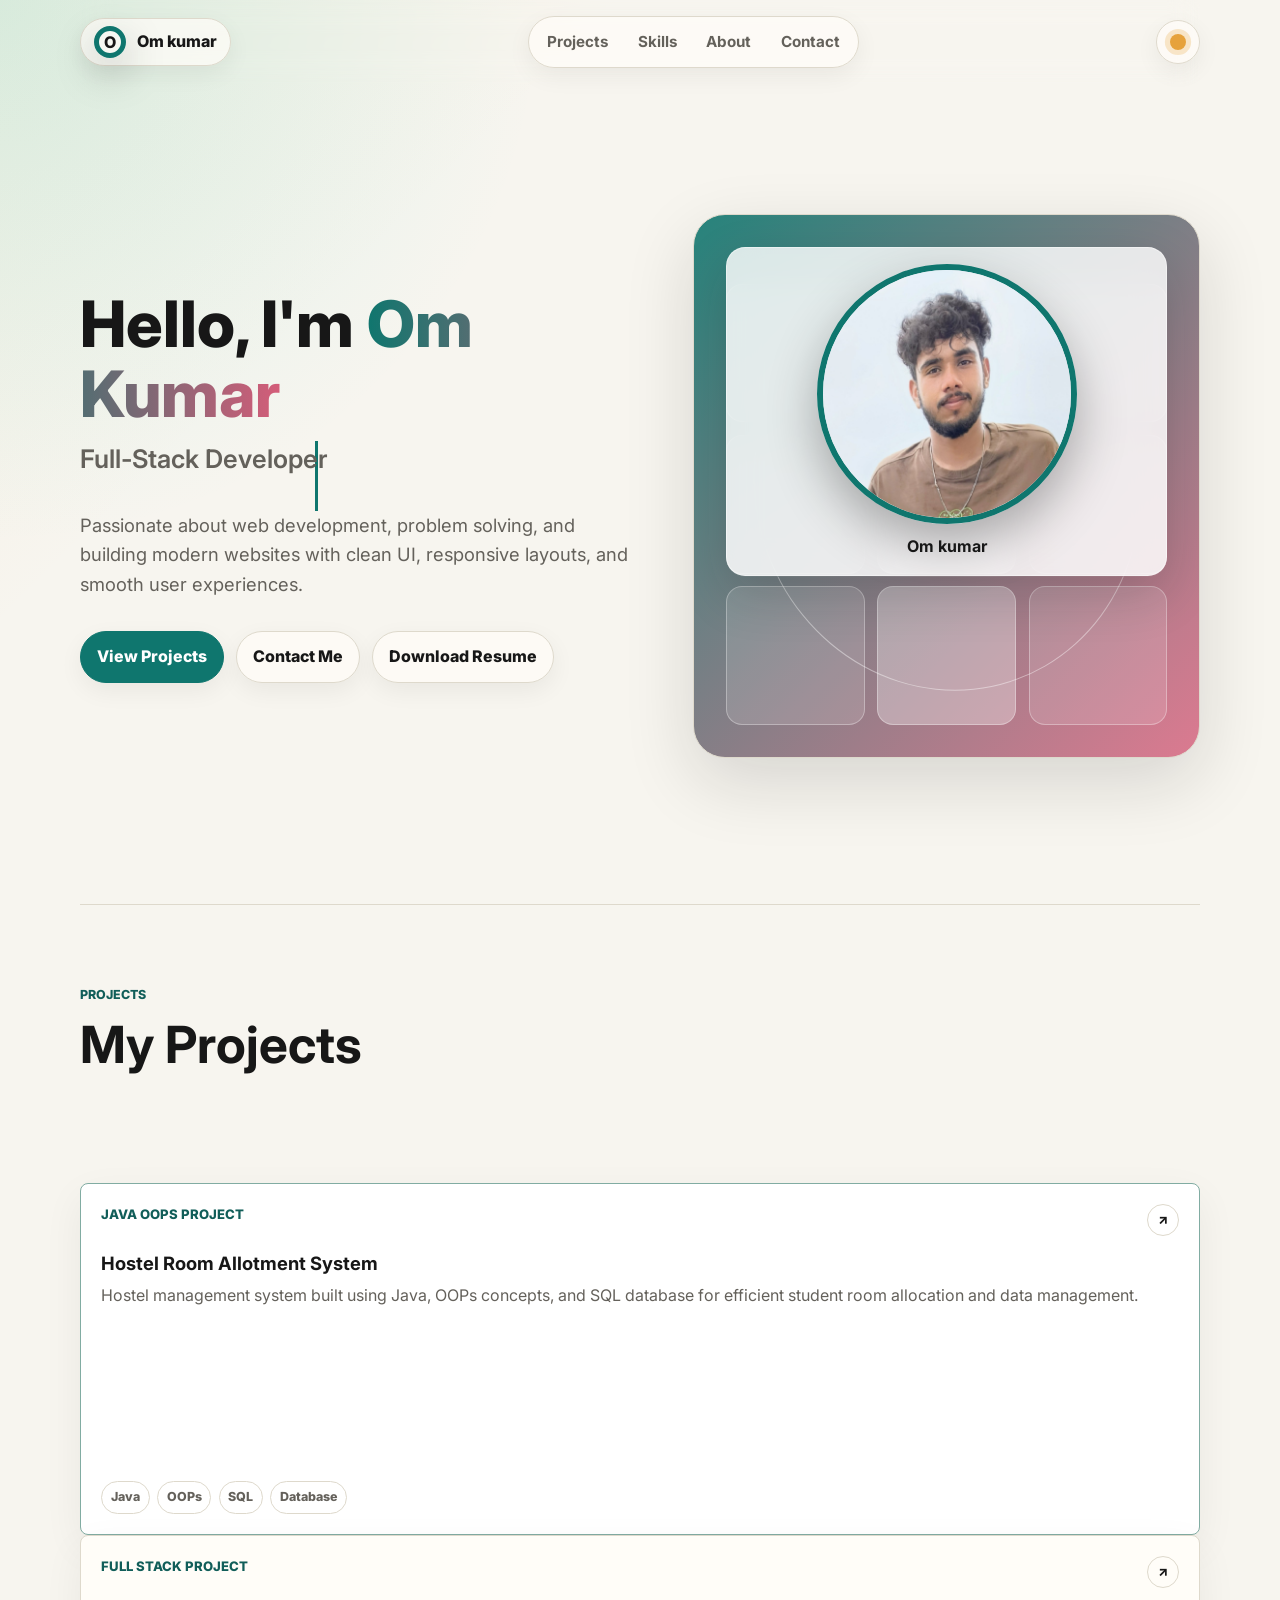
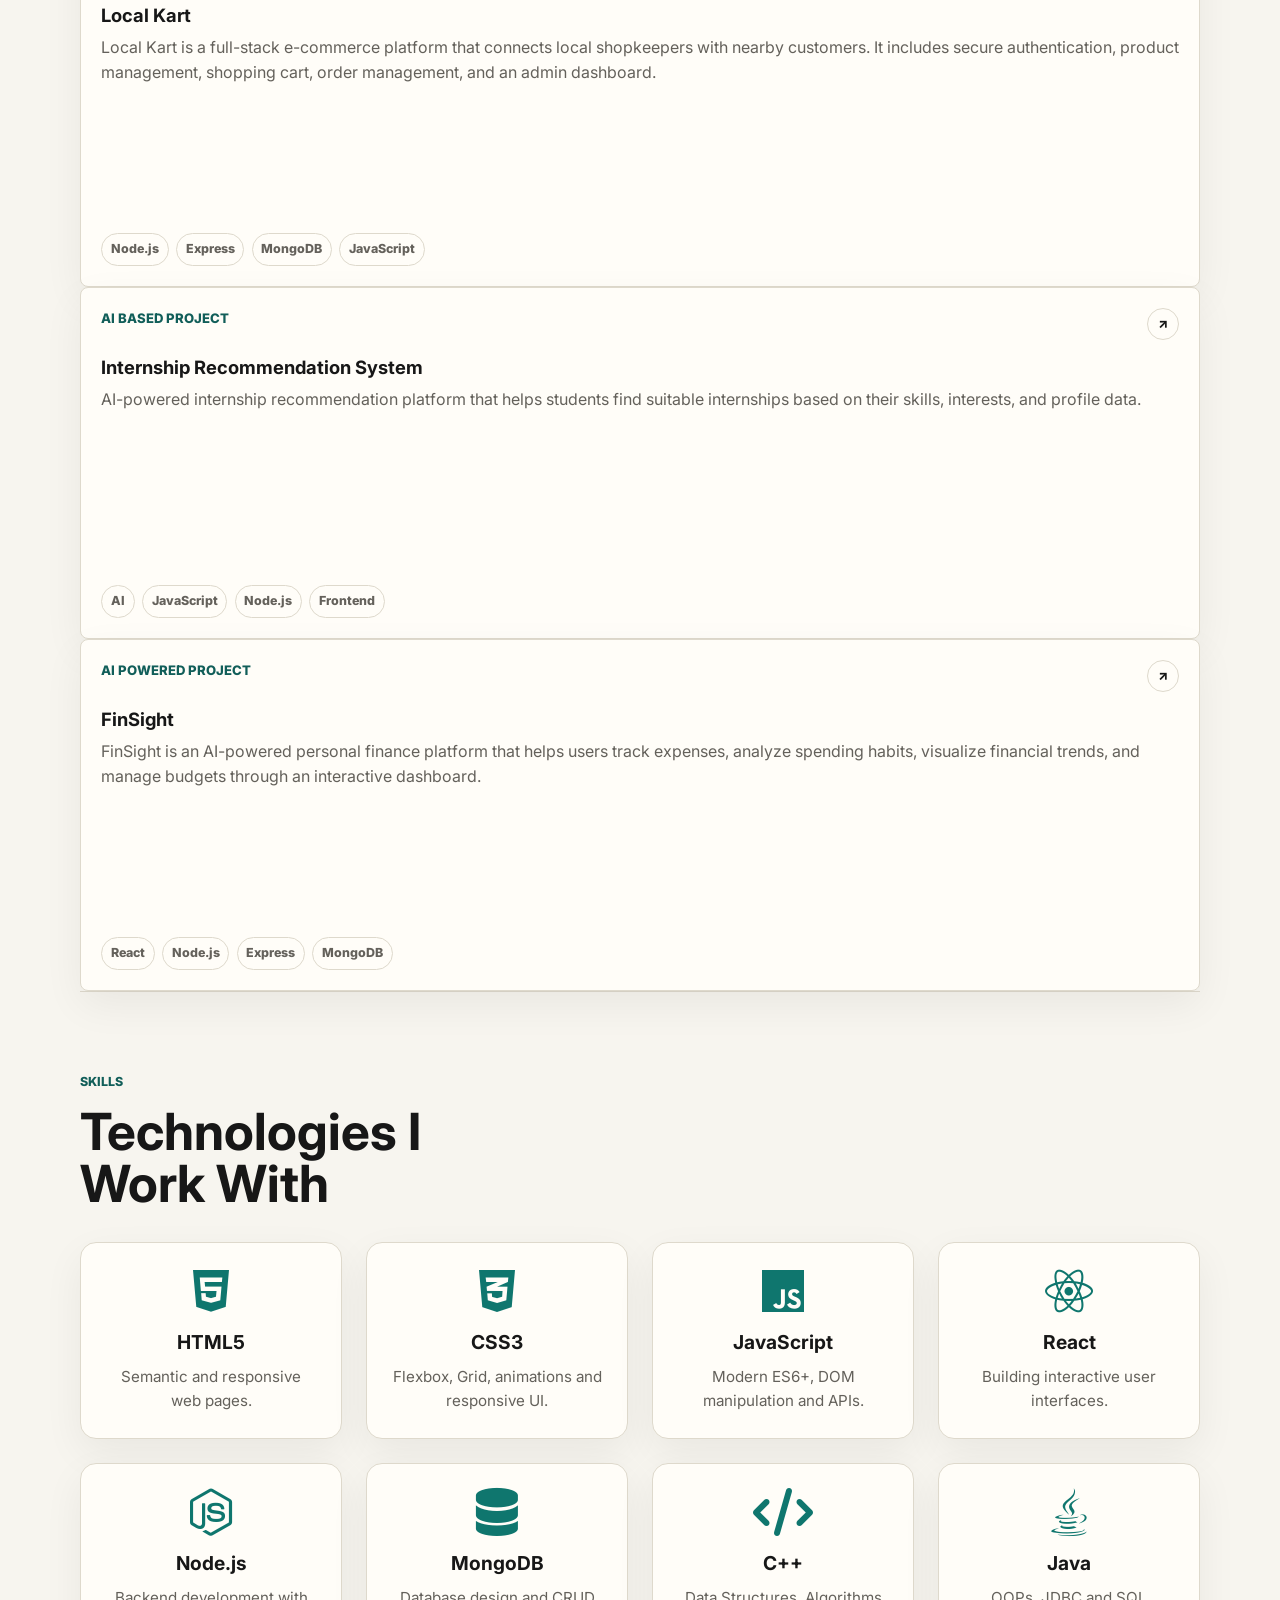
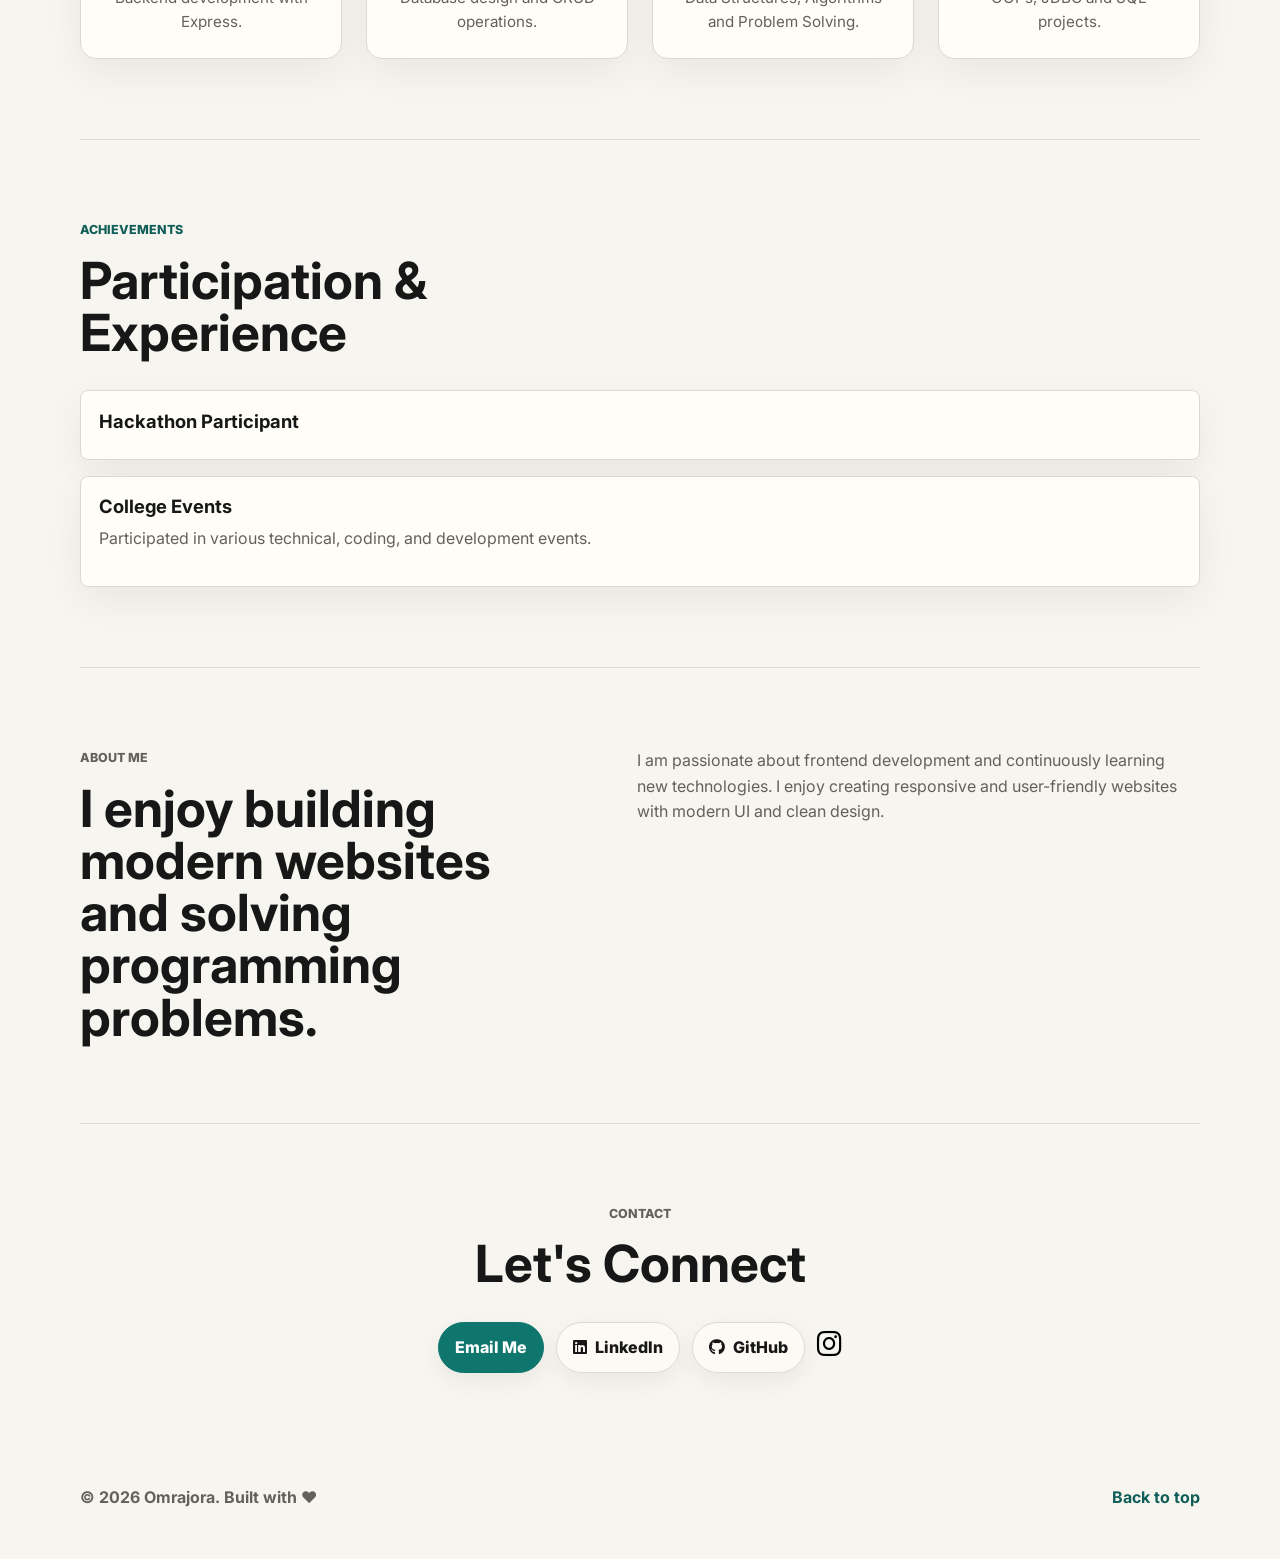
<file: index.html>
<!DOCTYPE html>
<html lang="en">
  <head>
    <meta charset="UTF-8" />
    <meta name="viewport" content="width=device-width, initial-scale=1.0" />
    <link rel="stylesheet" href="https://cdnjs.cloudflare.com/ajax/libs/font-awesome/6.5.1/css/all.min.css">
    <title>Om kumar | Portfolio</title>

    <meta
      name="description"
      content="Portfolio website of Omraj - Frontend Developer and C++ Programmer"
    />

    <link rel="preconnect" href="https://fonts.googleapis.com" />
    <link rel="preconnect" href="https://fonts.gstatic.com" crossorigin />

    <link
      href="https://fonts.googleapis.com/css2?family=Inter:wght@400;500;600;700;800&display=swap"
      rel="stylesheet"
    />

    <link
      rel="stylesheet"
      href="https://cdnjs.cloudflare.com/ajax/libs/font-awesome/6.5.2/css/all.min.css"
    />

    <link rel="stylesheet" href="styles.css" />
  </head>

  <body>
    <header class="site-header">
      <a class="brand" href="#home">
        <span class="brand-mark">O</span>
        <span>Om kumar</span>
      </a>

      <nav class="nav-links">
        <a href="#work">Projects</a>
        <a href="#skills">Skills</a>
        <a href="#about">About</a>
        <a href="#contact">Contact</a>
      </nav>

      <button class="theme-toggle" type="button">
        <span class="sun"></span>
      </button>
    </header>

    <main id="home">
      <!-- HERO SECTION -->
      <section class="hero">
        <div class="hero-copy">
        

   <h1 class="typing-title">
  Hello, I'm <span>Om Kumar</span>
</h1>

<h2 class="typing-text"></h2>

          <p class="hero-text">
            Passionate about web development, problem solving, and building
            modern websites with clean UI, responsive layouts, and smooth user
            experiences.
          </p>

          <div class="hero-actions">
            <a class="button primary" href="#work">View Projects</a>
            <a class="button secondary" href="#contact">Contact Me</a>
            <a class="button secondary" href="Om_Kumar_Resume (2).pdf" download>
              Download Resume
            </a>
          </div>
        </div>

        <div class="hero-visual">
          <div class="profile-panel">
            <img src="om.jpeg" alt="Om kumar" class="avatar-img" />

            <div>
              <strong>Om kumar</strong>
              
            </div>
          </div>

         

          <div class="visual-grid">
            <span></span>
            <span></span>
            <span></span>
            <span></span>
            <span></span>
            <span></span>
            <span></span>
            <span></span>
            <span></span>
          </div>
        </div>
      </section>

   <section class="section" id="work">
  <div class="section-heading">
    <div>
      <p class="eyebrow">Projects</p>
      <h2>My Projects</h2>
    </div>
  </div>

  <div class="project-grid">
    </div>   
  </section> 
<!-- project section -->
  <!-- Project 1 -->
  <article class="project-card featured">
    <div>
      <div class="project-topline">
        <span>Java OOPs Project</span>
        <a href="https://github.com/omrajora/hostelallotment-project.git" target="_blank">↗</a>
      </div>

      <h3>Hostel Room Allotment System</h3>

      <p>
        Hostel management system built using Java, OOPs concepts, and SQL
        database for efficient student room allocation and data management.
      </p>
    </div>

    <div class="tags">
      <span>Java</span>
      <span>OOPs</span>
      <span>SQL</span>
      <span>Database</span>
    </div>
  </article>

  <!-- Project 2 -->
  <article class="project-card">
    <div>
      <div class="project-topline">
        <span>FULL STACK PROJECT</span>
        <a href="https://localkart-n25o.onrender.com" target="_blank">↗</a>
      </div>

      <h3>Local Kart</h3>

      <p>
        Local Kart is a full-stack e-commerce platform that connects local
        shopkeepers with nearby customers. It includes secure authentication,
        product management, shopping cart, order management, and an admin
        dashboard.
      </p>
    </div>

    <div class="tags">
      <span>Node.js</span>
      <span>Express</span>
      <span>MongoDB</span>
      <span>JavaScript</span>
    </div>
  </article>

  <!-- Project 3 -->
  <article class="project-card">
    <div>
      <div class="project-topline">
        <span>AI BASED PROJECT</span>
        <a href="#" target="_blank">↗</a>
      </div>

      <h3>Internship Recommendation System</h3>

      <p>
        AI-powered internship recommendation platform that helps students find
        suitable internships based on their skills, interests, and profile
        data.
      </p>
    </div>

    <div class="tags">
      <span>AI</span>
      <span>JavaScript</span>
      <span>Node.js</span>
      <span>Frontend</span>
    </div>
  </article>

  <!-- Project 4 -->
  <article class="project-card">
    <div>
      <div class="project-topline">
        <span>AI POWERED PROJECT</span>
        <a href="https://finsight-gilt-phi.vercel.app" target="_blank">↗</a>
      </div>

      <h3>FinSight</h3>

      <p>
        FinSight is an AI-powered personal finance platform that helps users
        track expenses, analyze spending habits, visualize financial trends,
        and manage budgets through an interactive dashboard.
      </p>
    </div>

    <div class="tags">
      <span>React</span>
      <span>Node.js</span>
      <span>Express</span>
      <span>MongoDB</span>
    </div>
  </article>

</div>
<!-- skill section -->
 <section class="section" id="skills">
  <div class="section-heading">
    <div>
      <p class="eyebrow">Skills</p>
      <h2>Technologies I Work With</h2>
    </div>
  </div>

  <div class="skills-grid">

    <div class="skill-card">
      <i class="fa-brands fa-html5"></i>
      <h3>HTML5</h3>
      <p>Semantic and responsive web pages.</p>
    </div>

    <div class="skill-card">
      <i class="fa-brands fa-css3-alt"></i>
      <h3>CSS3</h3>
      <p>Flexbox, Grid, animations and responsive UI.</p>
    </div>

    <div class="skill-card">
      <i class="fa-brands fa-js"></i>
      <h3>JavaScript</h3>
      <p>Modern ES6+, DOM manipulation and APIs.</p>
    </div>

    <div class="skill-card">
      <i class="fa-brands fa-react"></i>
      <h3>React</h3>
      <p>Building interactive user interfaces.</p>
    </div>

    <div class="skill-card">
      <i class="fa-brands fa-node-js"></i>
      <h3>Node.js</h3>
      <p>Backend development with Express.</p>
    </div>

    <div class="skill-card">
      <i class="fa-solid fa-database"></i>
      <h3>MongoDB</h3>
      <p>Database design and CRUD operations.</p>
    </div>

    <div class="skill-card">
      <i class="fa-solid fa-code"></i>
      <h3>C++</h3>
      <p>Data Structures, Algorithms and Problem Solving.</p>
    </div>

    <div class="skill-card">
      <i class="fa-brands fa-java"></i>
      <h3>Java</h3>
      <p>OOPs, JDBC and SQL projects.</p>
    </div>

  </div>
</section>

      <!-- ACHIEVEMENT SECTION -->
      <section class="section" id="achievements">
        <div class="section-heading">
          <div>
            <p class="eyebrow">Achievements</p>
            <h2>Participation & Experience</h2>
          </div>
        </div>

        <div class="skill-list">
          <div>
            <h3>Hackathon Participant</h3>
      
          </div>

          <div>
            <h3>College Events</h3>
            <p>
              Participated in various technical, coding, and development events.
            </p>
          </div>
        </div>
      </section>

      <!-- ABOUT SECTION -->
      <section class="section about" id="about">
        <div>
          <p class="eyebrow">About Me</p>

          <h2>
            I enjoy building modern websites and solving programming problems.
          </h2>
        </div>

        <p>
          I am passionate about frontend development and continuously learning
          new technologies. I enjoy creating responsive and user-friendly
          websites with modern UI and clean design.
        </p>
      </section>

      <!-- CONTACT SECTION -->
      <section class="section contact" id="contact">
        <p class="eyebrow">Contact</p>

        <h2>Let's Connect</h2>

      

        <div class="contact-actions">
          <a class="button primary" href="mailto:omrajora671@gmail.com">
            Email Me
          </a>

          <a
            class="button secondary"
            href="https://www.linkedin.com/in/om-rajora-767785324"
            target="_blank"
          >
            <i class="fa-brands fa-linkedin"></i>
            LinkedIn
          </a>

          <a
            class="button secondary"
            href="https://github.com/omrajora"
            target="_blank"
          >
            <i class="fa-brands fa-github"></i>
            GitHub
          </a>
          <a href="https://instagram.com/omrajora_" target="_blank" class="social-icon">
    <i class="fa-brands fa-instagram"></i>
</a>
        </div>
      </section>
    </main>

    <footer>
      <span>© <span id="year"></span> Omrajora. Built with ❤️</span>
      <a href="#home">Back to top</a>
    </footer>

    <script src="script.js"></script>
  </body>
</html>
</file>
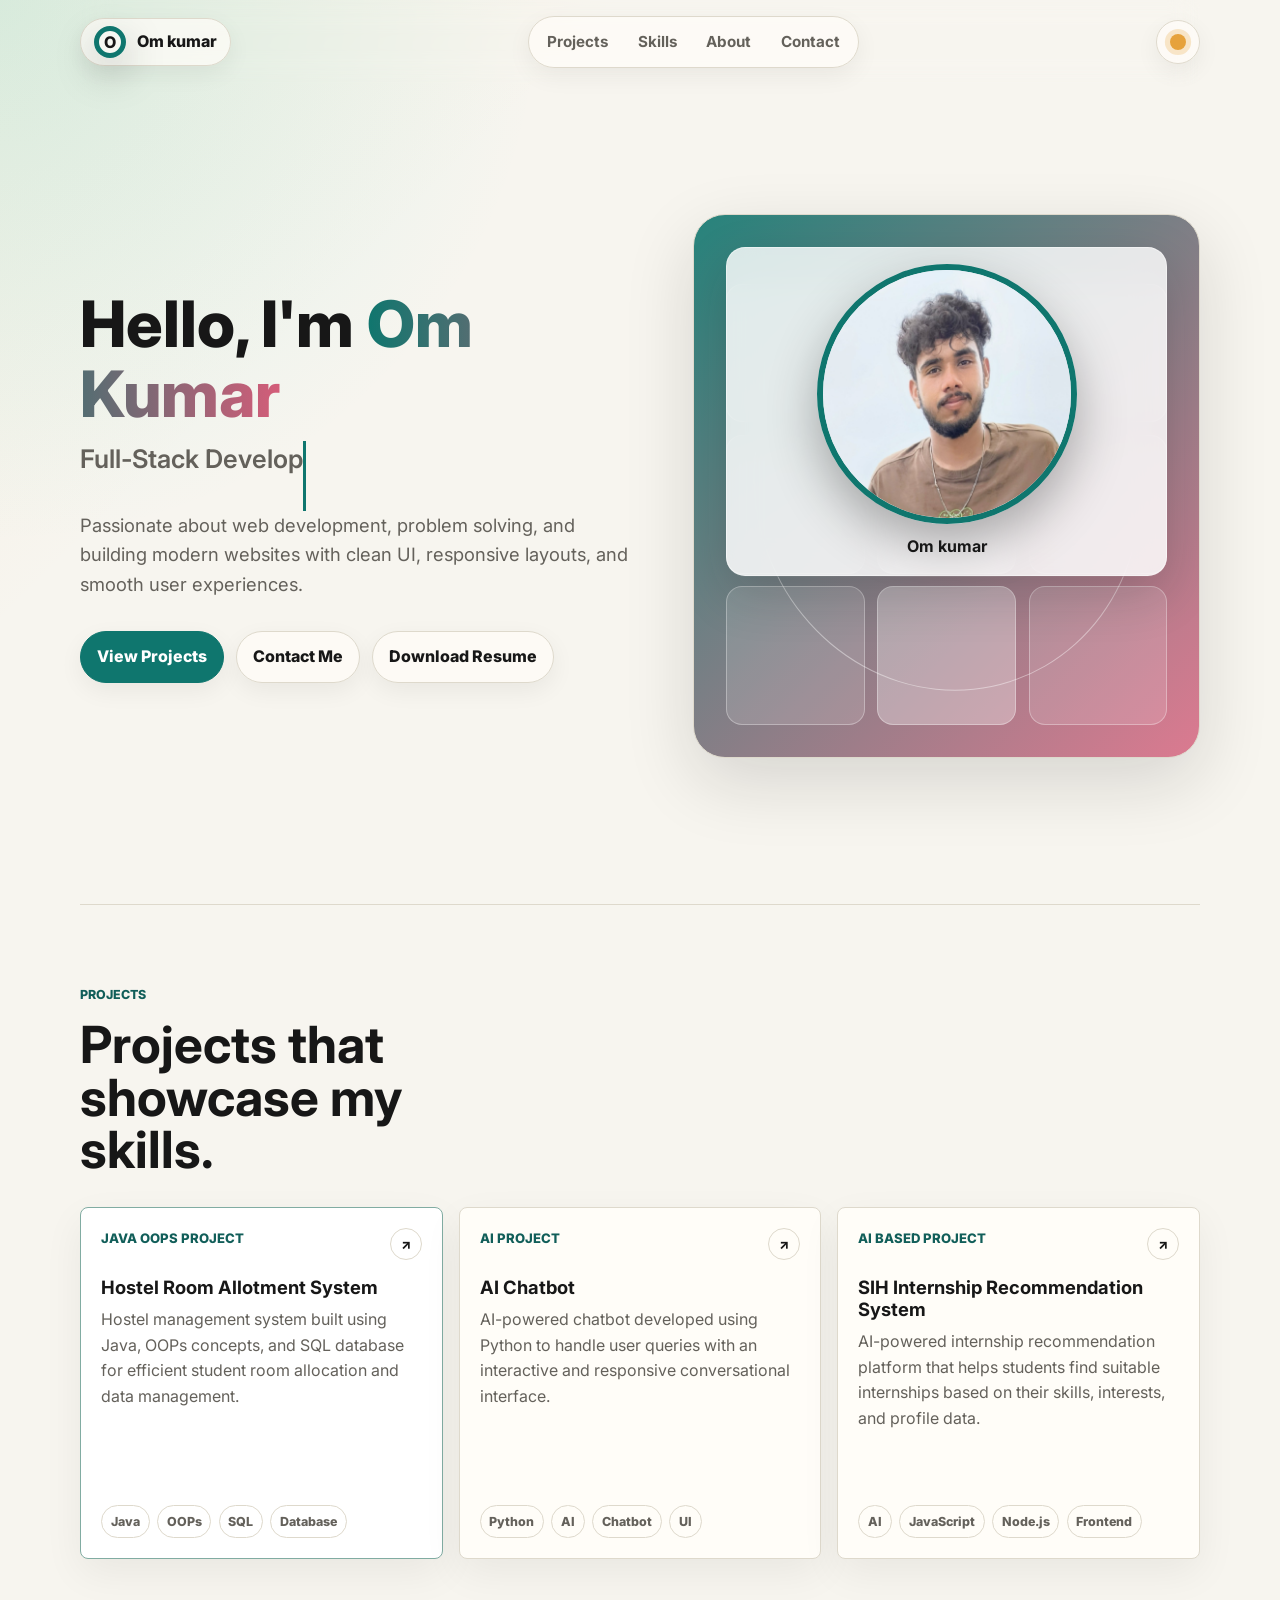
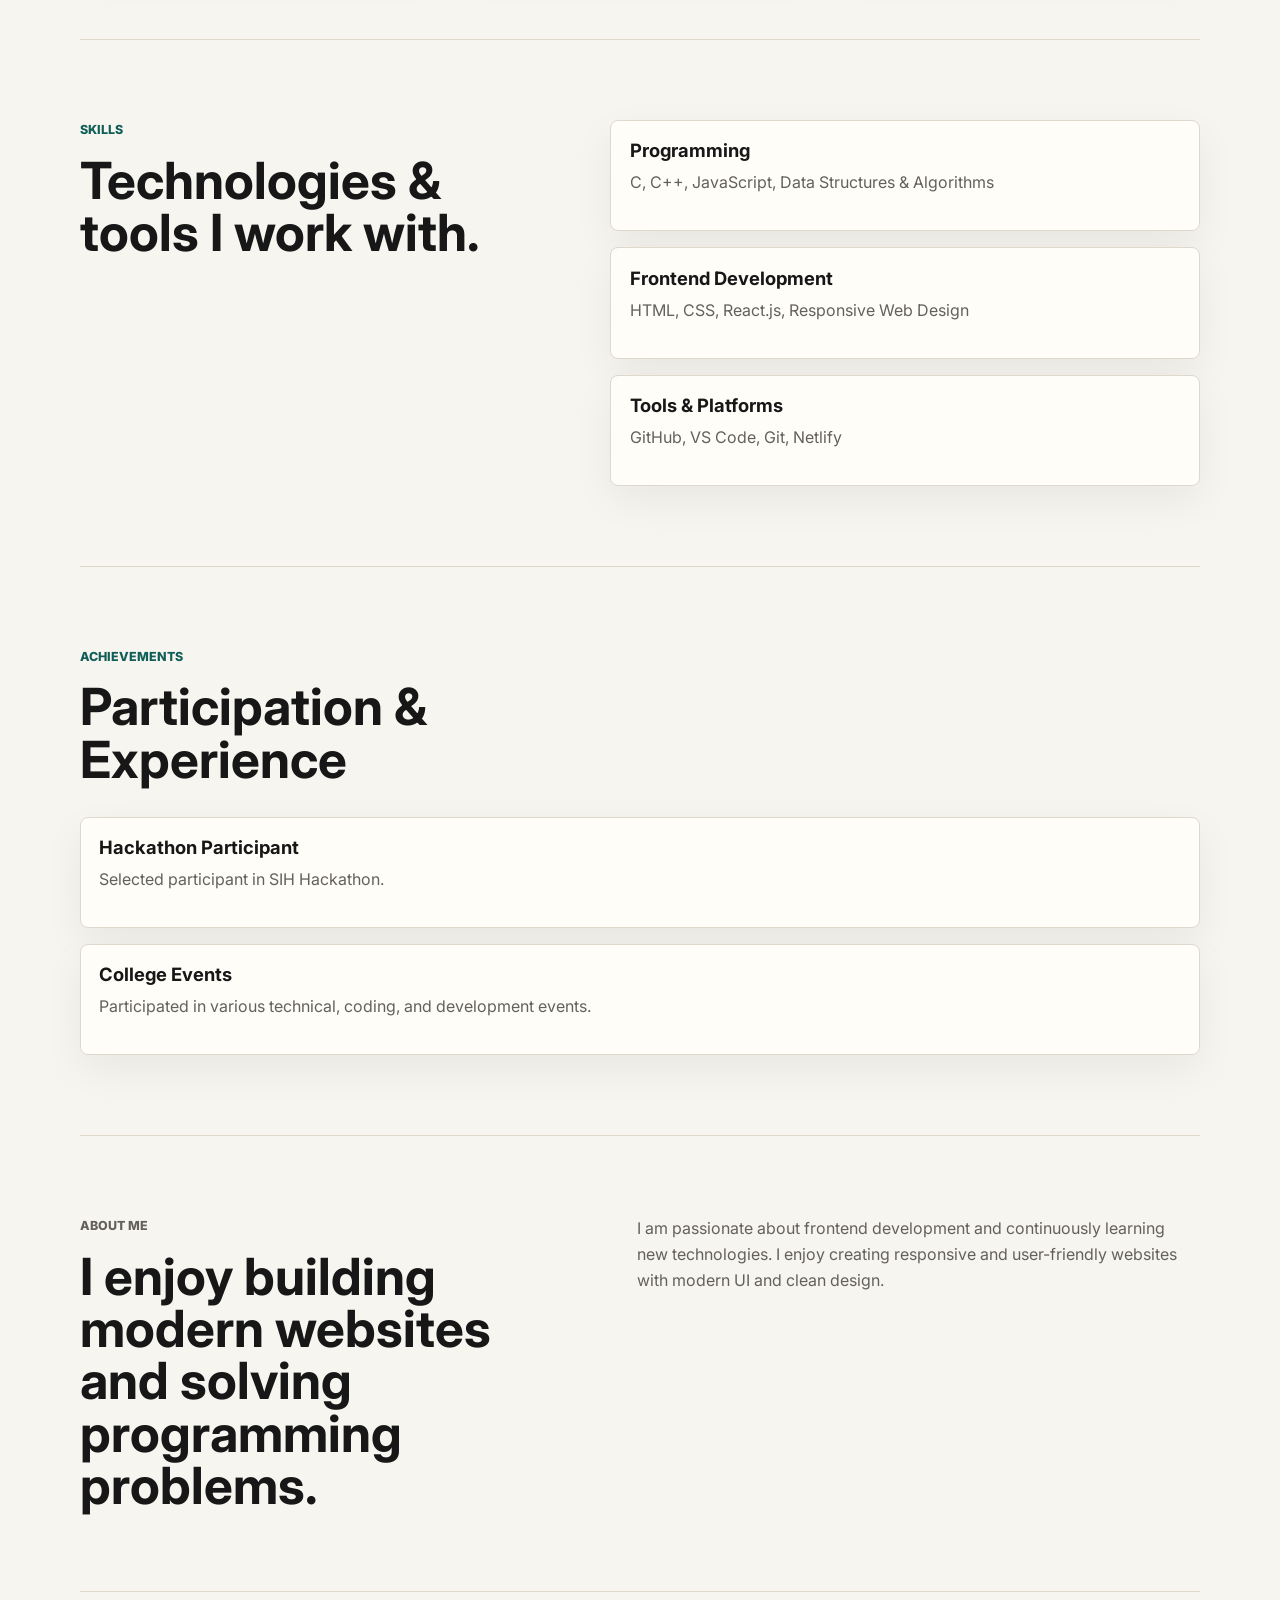
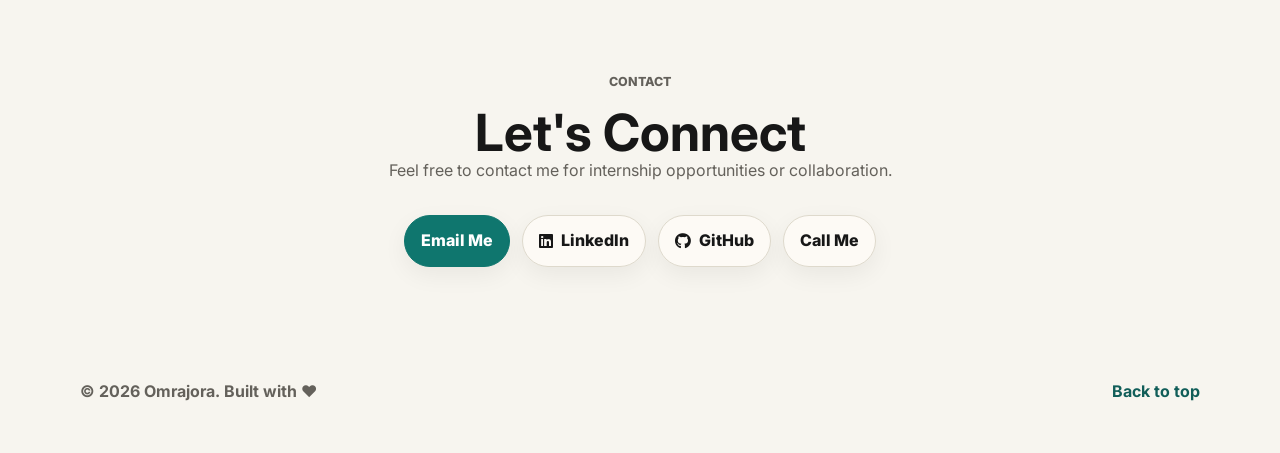
<file: portfolio/index.html>
<!DOCTYPE html>
<html lang="en">
  <head>
    <meta charset="UTF-8" />
    <meta name="viewport" content="width=device-width, initial-scale=1.0" />
    <title>Om kumar | Portfolio</title>

    <meta
      name="description"
      content="Portfolio website of Omraj - Frontend Developer and C++ Programmer"
    />

    <link rel="preconnect" href="https://fonts.googleapis.com" />
    <link rel="preconnect" href="https://fonts.gstatic.com" crossorigin />

    <link
      href="https://fonts.googleapis.com/css2?family=Inter:wght@400;500;600;700;800&display=swap"
      rel="stylesheet"
    />

    <link
      rel="stylesheet"
      href="https://cdnjs.cloudflare.com/ajax/libs/font-awesome/6.5.2/css/all.min.css"
    />

    <link rel="stylesheet" href="styles.css" />
  </head>

  <body>
    <header class="site-header">
      <a class="brand" href="#home">
        <span class="brand-mark">O</span>
        <span>Om kumar</span>
      </a>

      <nav class="nav-links">
        <a href="#work">Projects</a>
        <a href="#skills">Skills</a>
        <a href="#about">About</a>
        <a href="#contact">Contact</a>
      </nav>

      <button class="theme-toggle" type="button">
        <span class="sun"></span>
      </button>
    </header>

    <main id="home">
      <!-- HERO SECTION -->
      <section class="hero">
        <div class="hero-copy">
        

   <h1 class="typing-title">
  Hello, I'm <span>Om Kumar</span>
</h1>

<h2 class="typing-text"></h2>

          <p class="hero-text">
            Passionate about web development, problem solving, and building
            modern websites with clean UI, responsive layouts, and smooth user
            experiences.
          </p>

          <div class="hero-actions">
            <a class="button primary" href="#work">View Projects</a>
            <a class="button secondary" href="#contact">Contact Me</a>
            <a class="button secondary" href="omresume.pdf" download>
              Download Resume
            </a>
          </div>
        </div>

        <div class="hero-visual">
          <div class="profile-panel">
            <img src="om.jpeg" alt="Om kumar" class="avatar-img" />

            <div>
              <strong>Om kumar</strong>
              
            </div>
          </div>

         

          <div class="visual-grid">
            <span></span>
            <span></span>
            <span></span>
            <span></span>
            <span></span>
            <span></span>
            <span></span>
            <span></span>
            <span></span>
          </div>
        </div>
      </section>

      <!-- PROJECT SECTION -->
      <section class="section" id="work">
        <div class="section-heading">
          <div>
            <p class="eyebrow">Projects</p>
            <h2>Projects that showcase my skills.</h2>
          </div>
        </div>

        <div class="project-grid">
 <article class="project-card featured">
  <div>
    <div class="project-topline">
      <span>Java OOPs Project</span>
      <a href="#">↗</a>
    </div>

    <h3>Hostel Room Allotment System</h3>

    <p>
      Hostel management system built using Java, OOPs concepts, and SQL
      database for efficient student room allocation and data management.
    </p>
  </div>

  <div class="tags">
    <span>Java</span>
    <span>OOPs</span>
    <span>SQL</span>
    <span>Database</span>
  </div>
</article>

      <article class="project-card">
  <div>
    <div class="project-topline">
      <span>AI Project</span>
      <a href="#">↗</a>
    </div>

    <h3>AI Chatbot</h3>

    <p>
      AI-powered chatbot developed using Python to handle user queries with
      an interactive and responsive conversational interface.
    </p>
  </div>

  <div class="tags">
    <span>Python</span>
    <span>AI</span>
    <span>Chatbot</span>
    <span>UI</span>
  </div>
</article>

         <article class="project-card">
  <div>
    <div class="project-topline">
      <span>AI Based Project</span>
      <a href="#">↗</a>
    </div>

    <h3>SIH Internship Recommendation System</h3>

    <p>
      AI-powered internship recommendation platform that helps students find
      suitable internships based on their skills, interests, and profile data.
    </p>
  </div>

  <div class="tags">
    <span>AI</span>
    <span>JavaScript</span>
    <span>Node.js</span>
    <span>Frontend</span>
  </div>
</article>
        </div>
      </section>

      <!-- SKILLS SECTION -->
      <section class="section split" id="skills">
        <div class="section-heading">
          <div>
            <p class="eyebrow">Skills</p>
            <h2>Technologies & tools I work with.</h2>
          </div>
        </div>

        <div class="skill-list">
          <div>
            <h3>Programming</h3>
            <p>C, C++, JavaScript, Data Structures & Algorithms</p>
          </div>

          <div>
            <h3>Frontend Development</h3>
            <p>HTML, CSS, React.js, Responsive Web Design</p>
          </div>

          <div>
            <h3>Tools & Platforms</h3>
            <p>GitHub, VS Code, Git, Netlify</p>
          </div>
        </div>
      </section>

      <!-- ACHIEVEMENT SECTION -->
      <section class="section">
        <div class="section-heading">
          <div>
            <p class="eyebrow">Achievements</p>
            <h2>Participation & Experience</h2>
          </div>
        </div>

        <div class="skill-list">
          <div>
            <h3>Hackathon Participant</h3>
            <p>Selected participant in SIH Hackathon.</p>
          </div>

          <div>
            <h3>College Events</h3>
            <p>
              Participated in various technical, coding, and development events.
            </p>
          </div>
        </div>
      </section>

      <!-- ABOUT SECTION -->
      <section class="section about" id="about">
        <div>
          <p class="eyebrow">About Me</p>

          <h2>
            I enjoy building modern websites and solving programming problems.
          </h2>
        </div>

        <p>
          I am passionate about frontend development and continuously learning
          new technologies. I enjoy creating responsive and user-friendly
          websites with modern UI and clean design.
        </p>
      </section>

      <!-- CONTACT SECTION -->
      <section class="section contact" id="contact">
        <p class="eyebrow">Contact</p>

        <h2>Let's Connect</h2>

        <p>
          Feel free to contact me for internship opportunities or collaboration.
        </p>

        <div class="contact-actions">
          <a class="button primary" href="mailto:omrajora671@gmail.com">
            Email Me
          </a>

          <a
            class="button secondary"
            href="https://www.linkedin.com/in/om-rajora-767785324"
            target="_blank"
          >
            <i class="fa-brands fa-linkedin"></i>
            LinkedIn
          </a>

          <a
            class="button secondary"
            href="https://github.com/omrajora"
            target="_blank"
          >
            <i class="fa-brands fa-github"></i>
            GitHub
          </a>

          <a class="button secondary" href="tel:+917454014740">
            Call Me
          </a>
        </div>
      </section>
    </main>

    <footer>
      <span>© <span id="year"></span> Omrajora. Built with ❤️</span>
      <a href="#home">Back to top</a>
    </footer>

    <script src="script.js"></script>
  </body>
</html>
</file>
<file: styles.css>
:root {
  color-scheme: light;
  --bg: #f7f5ef;
  --surface: #fffdf8;
  --surface-strong: #ffffff;
  --text: #171717;
  --muted: #64615b;
  --line: #ded9cc;
  --accent: #0f766e;
  --accent-dark: #115e59;
  --warm: #e6a23c;
  --rose: #d45d79;
  --shadow: 0 24px 70px rgba(23, 23, 23, 0.14);
}

[data-theme="dark"] {
  color-scheme: dark;
  --bg: #111315;
  --surface: #191c1f;
  --surface-strong: #202428;
  --text: #f4f1ea;
  --muted: #b8b0a3;
  --line: #33383d;
  --accent: #2dd4bf;
  --accent-dark: #5eead4;
  --warm: #f4b860;
  --rose: #fb7185;
  --shadow: 0 24px 70px rgba(0, 0, 0, 0.35);
}

* {
  box-sizing: border-box;
}

html {
  scroll-behavior: smooth;
}

body {
  margin: 0;
  min-height: 100vh;
  background:
    radial-gradient(circle at top left, rgba(45, 212, 191, 0.15), transparent 34rem),
    linear-gradient(135deg, rgba(230, 162, 60, 0.08), transparent 28rem),
    var(--bg);
  color: var(--text);
  font-family: Inter, system-ui, -apple-system, BlinkMacSystemFont, "Segoe UI", sans-serif;
  line-height: 1.6;
}

a {
  color: inherit;
  text-decoration: none;
}

.site-header {
  position: sticky;
  top: 0;
  z-index: 10;
  display: flex;
  align-items: center;
  justify-content: space-between;
  gap: 1rem;
  width: min(1120px, calc(100% - 2rem));
  margin: 0 auto;
  padding: 1rem 0;
  backdrop-filter: blur(14px);
}

.brand,
.nav-links,
.theme-toggle,
.button {
  border: 1px solid var(--line);
  background: rgba(255, 253, 248, 0.72);
  box-shadow: 0 8px 24px rgba(23, 23, 23, 0.06);
}

[data-theme="dark"] .brand,
[data-theme="dark"] .nav-links,
[data-theme="dark"] .theme-toggle,
[data-theme="dark"] .button {
  background: rgba(25, 28, 31, 0.72);
}

.brand {
  display: inline-flex;
  align-items: center;
  gap: 0.7rem;
  min-height: 2.75rem;
  padding: 0.45rem 0.8rem;
  border-radius: 999px;
  font-weight: 800;
}

.brand-mark,
.avatar-img {
  width: 220px;
  height: 220px;
  border-radius: 50%;
  object-fit: cover;
  border: 5px solid var(--accent);
  box-shadow: 0 15px 40px rgba(0,0,0,0.25);
}
.profile-panel {
  flex-direction: column;
  text-align: center;
}

.brand-mark {
  width: 2rem;
  height: 2rem;
  border-radius: 50%;
}

.nav-links {
  display: flex;
  align-items: center;
  gap: 0.25rem;
  min-height: 2.75rem;
  padding: 0.35rem;
  border-radius: 999px;
}

.nav-links a {
  padding: 0.45rem 0.8rem;
  border-radius: 999px;
  color: var(--muted);
  font-size: 0.95rem;
  font-weight: 700;
}

.nav-links a:hover {
  color: var(--text);
  background: rgba(15, 118, 110, 0.12);
}

.theme-toggle {
  display: grid;
  place-items: center;
  width: 2.75rem;
  height: 2.75rem;
  border-radius: 50%;
  cursor: pointer;
}

.sun {
  width: 1rem;
  height: 1rem;
  border-radius: 50%;
  background: var(--warm);
  box-shadow: 0 0 0 0.32rem rgba(230, 162, 60, 0.25);
}

main,
footer {
  width: min(1120px, calc(100% - 2rem));
  margin: 0 auto;
}

.hero {
  display: grid;
  grid-template-columns: minmax(0, 1.04fr) minmax(320px, 0.96fr);
  align-items: center;
  gap: 4rem;
  min-height: calc(100vh - 5rem);
  padding: 3rem 0 4rem;
}

.eyebrow {
  margin: 0 0 0.85rem;
  color: var(--accent-dark);
  font-size: 0.78rem;
  font-weight: 800;
  letter-spacing: 0;
  text-transform: uppercase;
}

h1,
h2,
h3,
p {
  margin-top: 0;
}

h1 {
  max-width: 11ch;
  margin-bottom: 1.25rem;
  font-size: clamp(3.1rem, 7vw, 6.7rem);
  line-height: 0.94;
  letter-spacing: 0;
}

h2 {
  max-width: 14ch;
  margin-bottom: 0;
  font-size: clamp(2rem, 4vw, 3.5rem);
  line-height: 1.02;
  letter-spacing: 0;
}

h3 {
  margin-bottom: 0.55rem;
  font-size: 1.15rem;
  line-height: 1.2;
}

.hero-text {
  max-width: 40rem;
  color: var(--muted);
  font-size: 1.15rem;
}

.hero-actions,
.contact-actions {
  display: flex;
  flex-wrap: wrap;
  gap: 0.75rem;
  margin-top: 2rem;
}

.button {
  display: inline-flex;
  align-items: center;
  justify-content: center;
  min-height: 2.9rem;
  padding: 0.75rem 1rem;
  border-radius: 999px;
  font-weight: 800;
  transition: transform 180ms ease, border-color 180ms ease;
}

.button:hover {
  transform: translateY(-2px);
  border-color: var(--accent);
}

.button.primary {
  color: #ffffff;
  background: var(--accent);
  border-color: var(--accent);
}

.button.secondary {
  color: var(--text);
}

.hero-visual {
  position: relative;
  min-height: 34rem;
  border: 1px solid var(--line);
  border-radius: 2rem;
  overflow: hidden;
  background:
    linear-gradient(135deg, rgba(15, 118, 110, 0.9), rgba(212, 93, 121, 0.82)),
    var(--surface);
  box-shadow: var(--shadow);
}

.hero-visual::before {
  content: "";
  position: absolute;
  inset: 12%;
  border: 1px solid rgba(255, 255, 255, 0.42);
  border-radius: 50%;
  transform: rotate(-18deg);
}

.visual-grid {
  position: absolute;
  inset: auto 2rem 2rem 2rem;
  display: grid;
  grid-template-columns: repeat(3, 1fr);
  gap: 0.8rem;
}

.visual-grid span {
  aspect-ratio: 1;
  border: 1px solid rgba(255, 255, 255, 0.32);
  border-radius: 1rem;
  background: rgba(255, 255, 255, 0.14);
}

.visual-grid span:nth-child(2),
.visual-grid span:nth-child(5),
.visual-grid span:nth-child(8) {
  background: rgba(255, 255, 255, 0.32);
}

.profile-panel,
.metric-card {
  position: absolute;
  z-index: 1;
  border: 1px solid rgba(255, 255, 255, 0.4);
  background: rgba(255, 255, 255, 0.82);
  color: #171717;
  box-shadow: 0 18px 50px rgba(23, 23, 23, 0.18);
  backdrop-filter: blur(16px);
}

.profile-panel {
  top: 2rem;
  left: 2rem;
  right: 2rem;
  display: flex;
  align-items: center;
  gap: 1rem;
  padding: 1rem;
  border-radius: 1.2rem;
}

.profile-panel strong,
.profile-panel span {
  display: block;
}

.profile-panel span,
.metric-card span {
  color: #55504a;
  font-size: 0.88rem;
  font-weight: 700;
}

.avatar {
  width: 3.3rem;
  height: 3.3rem;
  flex: 0 0 auto;
  border-radius: 1rem;
  font-size: 1.35rem;
  font-weight: 900;
}

.metric-card {
  min-width: 8rem;
  padding: 1rem;
  border-radius: 1.2rem;
}

.metric-card strong {
  display: block;
  font-size: 2rem;
  line-height: 1;
}

.metric-one {
  top: 11rem;
  left: 3rem;
}

.metric-two {
  top: 15rem;
  right: 2.2rem;
}

.section {
  padding: 5rem 0;
  border-top: 1px solid var(--line);
}

.section-heading {
  display: flex;
  justify-content: space-between;
  gap: 2rem;
  margin-bottom: 2rem;
}

.project-grid {
  display: grid;
  grid-template-columns: repeat(auto-fit, minmax(300px, 1fr));
  gap: 1.5rem;
}

.project-card,
.skill-list > div {
  border: 1px solid var(--line);
  border-radius: 0.5rem;
  background: var(--surface);
  box-shadow: 0 14px 40px rgba(23, 23, 23, 0.06);
}

.project-card {
  display: flex;
  min-height: 22rem;
  flex-direction: column;
  justify-content: space-between;
  padding: 1.25rem;
}

.project-card.featured {
  background: var(--surface-strong);
  border-color: color-mix(in srgb, var(--accent) 45%, var(--line));
}

.project-card p,
.skill-list p,
.about p,
.contact p {
  color: var(--muted);
}

.project-topline {
  display: flex;
  justify-content: space-between;
  gap: 1rem;
  color: var(--accent-dark);
  font-size: 0.82rem;
  font-weight: 800;
  text-transform: uppercase;
}

.project-topline a {
  display: grid;
  place-items: center;
  width: 2rem;
  height: 2rem;
  border: 1px solid var(--line);
  border-radius: 50%;
  color: var(--text);
}

.tags {
  display: flex;
  flex-wrap: wrap;
  gap: 0.45rem;
  margin-top: 1.5rem;
}

.tags span {
  padding: 0.35rem 0.55rem;
  border: 1px solid var(--line);
  border-radius: 999px;
  color: var(--muted);
  font-size: 0.78rem;
  font-weight: 800;
}

.split {
  display: grid;
  grid-template-columns: minmax(0, 0.9fr) minmax(320px, 1.1fr);
  gap: 3rem;
}

.skill-list {
  display: grid;
  gap: 1rem;
}

.skill-list > div {
  padding: 1.15rem;
}

.about {
  display: grid;
  grid-template-columns: minmax(0, 0.95fr) minmax(320px, 1.05fr);
  gap: 3rem;
  align-items: start;
}

.contact {
  text-align: center;
}

.contact h2 {
  max-width: none;
}

.contact-actions {
  justify-content: center;
}

footer {
  display: flex;
  justify-content: space-between;
  gap: 1rem;
  padding: 2rem 0 3rem;
  color: var(--muted);
  font-weight: 700;
}

footer a {
  color: var(--accent-dark);
}

@media (max-width: 820px) {
  .site-header {
    align-items: stretch;
    flex-wrap: wrap;
  }

  .nav-links {
    order: 3;
    width: 100%;
    justify-content: space-between;
    overflow-x: auto;
  }

  .hero,
  .split,
  .about {
    grid-template-columns: 1fr;
    gap: 2rem;
  }

  .hero {
    min-height: 0;
    padding-top: 2rem;
  }

  h1 {
    max-width: 9ch;
  }

  .hero-visual {
    min-height: 27rem;
  }

  .project-grid {
    grid-template-columns: 1fr;
  }

  .project-card {
    min-height: 17rem;
  }

  .section-heading {
    display: block;
  }
}

@media (max-width: 520px) {
  main,
  footer,
  .site-header {
    width: min(100% - 1rem, 1120px);
  }

  .brand,
  .theme-toggle {
    min-height: 2.5rem;
  }

  .nav-links a {
    padding-inline: 0.65rem;
    font-size: 0.88rem;
  }

  h1 {
    font-size: 3.4rem;
  }

  .hero-visual {
    border-radius: 1.25rem;
  }

  .profile-panel {
    inset: 1rem 1rem auto;
  }

  .metric-one {
    top: 10.5rem;
    left: 1rem;
  }

  .metric-two {
    top: 14.2rem;
    right: 1rem;
  }

  footer {
    flex-direction: column;
  }
}


.project-card {
  transition: all 0.3s ease;
}

.project-card:hover {
  transform: translateY(-10px);
}

.button i {
  margin-right: 8px;
}

.hero-text {
  max-width: 42rem;
}

.project-card h3 {
  margin-top: 1rem;
}
.hero-photo {
    display: flex;
    justify-content: center;
    align-items: center;
    margin-bottom: 20px;
}

.avatar-img {
    width: 260px;
    height: 260px;
    border-radius: 50%;
    object-fit: cover;
    border: 6px solid var(--accent);
    box-shadow: 0 20px 50px rgba(0,0,0,0.3);
}

/* clean center feel for panel */
.profile-panel {
    flex-direction: column;
    text-align: center;
    gap: 10px;
}
.brand {
    display: flex;
    align-items: center;
    gap: 0.7rem;
}

.brand-mark {
    width: 2rem;
    height: 2rem;
    border-radius: 50%;
    display: flex;
    align-items: center;
    justify-content: center;
    font-weight: 800;
    line-height: 1;
}
/* HERO MODERN INTRO */

.typing-title {
  font-size: clamp(2.7rem, 5vw, 4.8rem);
  line-height: 1.1;
  margin-bottom: 0.7rem;
  font-weight: 800;
}

.typing-title span {
  background: linear-gradient(90deg, var(--accent), var(--rose));
  -webkit-background-clip: text;
  -webkit-text-fill-color: transparent;
}

.typing-text {
  font-size: clamp(1.1rem, 2vw, 1.7rem);
  color: var(--muted);
  font-weight: 600;
  min-height: 70px;
  line-height: 1.4;
  white-space: nowrap;
  display: inline-block;
  border-right: 3px solid var(--accent);
  animation: blinkCursor 0.8s infinite;
}

@keyframes blinkCursor {
  50% {
    border-color: transparent;
  }
}

/* FIX HERO OVERFLOW */

.hero-copy {
  max-width: 600px;
}

h1 {
  max-width: 100%;
}

/* MOBILE FIX */

@media (max-width: 820px) {
  .typing-title {
    font-size: 3rem;
  }

.typing-text {
  font-size: clamp(1.1rem, 2vw, 1.7rem);
  color: var(--muted);
  font-weight: 600;
  min-height: 70px;
  max-width: 100%;
  line-height: 1.4;
  word-break: break-word;
  border-right: 3px solid var(--accent);
  animation: blinkCursor 0.8s infinite;
}
}
.social-icon{
    color: black;
    font-size: 28px;
    transition: 0.3s;
}

.social-icon:hover{
    color: #E1306C;
    transform: scale(1.2);
}
/* =========================
   SKILLS SECTION
========================= */

.skills-grid{
    display:grid;
    grid-template-columns:repeat(auto-fit,minmax(240px,1fr));
    gap:1.5rem;
    margin-top:2rem;
}

.skill-card{
    background:var(--surface);
    border:1px solid var(--line);
    border-radius:16px;
    padding:1.5rem;
    text-align:center;
    box-shadow:0 14px 40px rgba(23,23,23,.06);
    transition:all .3s ease;
}

.skill-card:hover{
    transform:translateY(-10px);
    box-shadow:0 20px 50px rgba(23,23,23,.15);
    border-color:var(--accent);
}

.skill-card i{
    font-size:3rem;
    color:var(--accent);
    margin-bottom:1rem;
}

.skill-card h3{
    margin-bottom:.7rem;
    font-size:1.2rem;
}

.skill-card p{
    color:var(--muted);
    margin:0;
    font-size:.95rem;
    line-height:1.6;
}

@media(max-width:820px){
    .skills-grid{
        grid-template-columns:1fr;
    }
}
</file>
<file: portfolio/styles.css>
:root {
  color-scheme: light;
  --bg: #f7f5ef;
  --surface: #fffdf8;
  --surface-strong: #ffffff;
  --text: #171717;
  --muted: #64615b;
  --line: #ded9cc;
  --accent: #0f766e;
  --accent-dark: #115e59;
  --warm: #e6a23c;
  --rose: #d45d79;
  --shadow: 0 24px 70px rgba(23, 23, 23, 0.14);
}

[data-theme="dark"] {
  color-scheme: dark;
  --bg: #111315;
  --surface: #191c1f;
  --surface-strong: #202428;
  --text: #f4f1ea;
  --muted: #b8b0a3;
  --line: #33383d;
  --accent: #2dd4bf;
  --accent-dark: #5eead4;
  --warm: #f4b860;
  --rose: #fb7185;
  --shadow: 0 24px 70px rgba(0, 0, 0, 0.35);
}

* {
  box-sizing: border-box;
}

html {
  scroll-behavior: smooth;
}

body {
  margin: 0;
  min-height: 100vh;
  background:
    radial-gradient(circle at top left, rgba(45, 212, 191, 0.15), transparent 34rem),
    linear-gradient(135deg, rgba(230, 162, 60, 0.08), transparent 28rem),
    var(--bg);
  color: var(--text);
  font-family: Inter, system-ui, -apple-system, BlinkMacSystemFont, "Segoe UI", sans-serif;
  line-height: 1.6;
}

a {
  color: inherit;
  text-decoration: none;
}

.site-header {
  position: sticky;
  top: 0;
  z-index: 10;
  display: flex;
  align-items: center;
  justify-content: space-between;
  gap: 1rem;
  width: min(1120px, calc(100% - 2rem));
  margin: 0 auto;
  padding: 1rem 0;
  backdrop-filter: blur(14px);
}

.brand,
.nav-links,
.theme-toggle,
.button {
  border: 1px solid var(--line);
  background: rgba(255, 253, 248, 0.72);
  box-shadow: 0 8px 24px rgba(23, 23, 23, 0.06);
}

[data-theme="dark"] .brand,
[data-theme="dark"] .nav-links,
[data-theme="dark"] .theme-toggle,
[data-theme="dark"] .button {
  background: rgba(25, 28, 31, 0.72);
}

.brand {
  display: inline-flex;
  align-items: center;
  gap: 0.7rem;
  min-height: 2.75rem;
  padding: 0.45rem 0.8rem;
  border-radius: 999px;
  font-weight: 800;
}

.brand-mark,
.avatar-img {
  width: 220px;
  height: 220px;
  border-radius: 50%;
  object-fit: cover;
  border: 5px solid var(--accent);
  box-shadow: 0 15px 40px rgba(0,0,0,0.25);
}
.profile-panel {
  flex-direction: column;
  text-align: center;
}

.brand-mark {
  width: 2rem;
  height: 2rem;
  border-radius: 50%;
}

.nav-links {
  display: flex;
  align-items: center;
  gap: 0.25rem;
  min-height: 2.75rem;
  padding: 0.35rem;
  border-radius: 999px;
}

.nav-links a {
  padding: 0.45rem 0.8rem;
  border-radius: 999px;
  color: var(--muted);
  font-size: 0.95rem;
  font-weight: 700;
}

.nav-links a:hover {
  color: var(--text);
  background: rgba(15, 118, 110, 0.12);
}

.theme-toggle {
  display: grid;
  place-items: center;
  width: 2.75rem;
  height: 2.75rem;
  border-radius: 50%;
  cursor: pointer;
}

.sun {
  width: 1rem;
  height: 1rem;
  border-radius: 50%;
  background: var(--warm);
  box-shadow: 0 0 0 0.32rem rgba(230, 162, 60, 0.25);
}

main,
footer {
  width: min(1120px, calc(100% - 2rem));
  margin: 0 auto;
}

.hero {
  display: grid;
  grid-template-columns: minmax(0, 1.04fr) minmax(320px, 0.96fr);
  align-items: center;
  gap: 4rem;
  min-height: calc(100vh - 5rem);
  padding: 3rem 0 4rem;
}

.eyebrow {
  margin: 0 0 0.85rem;
  color: var(--accent-dark);
  font-size: 0.78rem;
  font-weight: 800;
  letter-spacing: 0;
  text-transform: uppercase;
}

h1,
h2,
h3,
p {
  margin-top: 0;
}

h1 {
  max-width: 11ch;
  margin-bottom: 1.25rem;
  font-size: clamp(3.1rem, 7vw, 6.7rem);
  line-height: 0.94;
  letter-spacing: 0;
}

h2 {
  max-width: 14ch;
  margin-bottom: 0;
  font-size: clamp(2rem, 4vw, 3.5rem);
  line-height: 1.02;
  letter-spacing: 0;
}

h3 {
  margin-bottom: 0.55rem;
  font-size: 1.15rem;
  line-height: 1.2;
}

.hero-text {
  max-width: 40rem;
  color: var(--muted);
  font-size: 1.15rem;
}

.hero-actions,
.contact-actions {
  display: flex;
  flex-wrap: wrap;
  gap: 0.75rem;
  margin-top: 2rem;
}

.button {
  display: inline-flex;
  align-items: center;
  justify-content: center;
  min-height: 2.9rem;
  padding: 0.75rem 1rem;
  border-radius: 999px;
  font-weight: 800;
  transition: transform 180ms ease, border-color 180ms ease;
}

.button:hover {
  transform: translateY(-2px);
  border-color: var(--accent);
}

.button.primary {
  color: #ffffff;
  background: var(--accent);
  border-color: var(--accent);
}

.button.secondary {
  color: var(--text);
}

.hero-visual {
  position: relative;
  min-height: 34rem;
  border: 1px solid var(--line);
  border-radius: 2rem;
  overflow: hidden;
  background:
    linear-gradient(135deg, rgba(15, 118, 110, 0.9), rgba(212, 93, 121, 0.82)),
    var(--surface);
  box-shadow: var(--shadow);
}

.hero-visual::before {
  content: "";
  position: absolute;
  inset: 12%;
  border: 1px solid rgba(255, 255, 255, 0.42);
  border-radius: 50%;
  transform: rotate(-18deg);
}

.visual-grid {
  position: absolute;
  inset: auto 2rem 2rem 2rem;
  display: grid;
  grid-template-columns: repeat(3, 1fr);
  gap: 0.8rem;
}

.visual-grid span {
  aspect-ratio: 1;
  border: 1px solid rgba(255, 255, 255, 0.32);
  border-radius: 1rem;
  background: rgba(255, 255, 255, 0.14);
}

.visual-grid span:nth-child(2),
.visual-grid span:nth-child(5),
.visual-grid span:nth-child(8) {
  background: rgba(255, 255, 255, 0.32);
}

.profile-panel,
.metric-card {
  position: absolute;
  z-index: 1;
  border: 1px solid rgba(255, 255, 255, 0.4);
  background: rgba(255, 255, 255, 0.82);
  color: #171717;
  box-shadow: 0 18px 50px rgba(23, 23, 23, 0.18);
  backdrop-filter: blur(16px);
}

.profile-panel {
  top: 2rem;
  left: 2rem;
  right: 2rem;
  display: flex;
  align-items: center;
  gap: 1rem;
  padding: 1rem;
  border-radius: 1.2rem;
}

.profile-panel strong,
.profile-panel span {
  display: block;
}

.profile-panel span,
.metric-card span {
  color: #55504a;
  font-size: 0.88rem;
  font-weight: 700;
}

.avatar {
  width: 3.3rem;
  height: 3.3rem;
  flex: 0 0 auto;
  border-radius: 1rem;
  font-size: 1.35rem;
  font-weight: 900;
}

.metric-card {
  min-width: 8rem;
  padding: 1rem;
  border-radius: 1.2rem;
}

.metric-card strong {
  display: block;
  font-size: 2rem;
  line-height: 1;
}

.metric-one {
  top: 11rem;
  left: 3rem;
}

.metric-two {
  top: 15rem;
  right: 2.2rem;
}

.section {
  padding: 5rem 0;
  border-top: 1px solid var(--line);
}

.section-heading {
  display: flex;
  justify-content: space-between;
  gap: 2rem;
  margin-bottom: 2rem;
}

.project-grid {
  display: grid;
  grid-template-columns: repeat(3, minmax(0, 1fr));
  gap: 1rem;
}

.project-card,
.skill-list > div {
  border: 1px solid var(--line);
  border-radius: 0.5rem;
  background: var(--surface);
  box-shadow: 0 14px 40px rgba(23, 23, 23, 0.06);
}

.project-card {
  display: flex;
  min-height: 22rem;
  flex-direction: column;
  justify-content: space-between;
  padding: 1.25rem;
}

.project-card.featured {
  background: var(--surface-strong);
  border-color: color-mix(in srgb, var(--accent) 45%, var(--line));
}

.project-card p,
.skill-list p,
.about p,
.contact p {
  color: var(--muted);
}

.project-topline {
  display: flex;
  justify-content: space-between;
  gap: 1rem;
  color: var(--accent-dark);
  font-size: 0.82rem;
  font-weight: 800;
  text-transform: uppercase;
}

.project-topline a {
  display: grid;
  place-items: center;
  width: 2rem;
  height: 2rem;
  border: 1px solid var(--line);
  border-radius: 50%;
  color: var(--text);
}

.tags {
  display: flex;
  flex-wrap: wrap;
  gap: 0.45rem;
  margin-top: 1.5rem;
}

.tags span {
  padding: 0.35rem 0.55rem;
  border: 1px solid var(--line);
  border-radius: 999px;
  color: var(--muted);
  font-size: 0.78rem;
  font-weight: 800;
}

.split {
  display: grid;
  grid-template-columns: minmax(0, 0.9fr) minmax(320px, 1.1fr);
  gap: 3rem;
}

.skill-list {
  display: grid;
  gap: 1rem;
}

.skill-list > div {
  padding: 1.15rem;
}

.about {
  display: grid;
  grid-template-columns: minmax(0, 0.95fr) minmax(320px, 1.05fr);
  gap: 3rem;
  align-items: start;
}

.contact {
  text-align: center;
}

.contact h2 {
  max-width: none;
}

.contact-actions {
  justify-content: center;
}

footer {
  display: flex;
  justify-content: space-between;
  gap: 1rem;
  padding: 2rem 0 3rem;
  color: var(--muted);
  font-weight: 700;
}

footer a {
  color: var(--accent-dark);
}

@media (max-width: 820px) {
  .site-header {
    align-items: stretch;
    flex-wrap: wrap;
  }

  .nav-links {
    order: 3;
    width: 100%;
    justify-content: space-between;
    overflow-x: auto;
  }

  .hero,
  .split,
  .about {
    grid-template-columns: 1fr;
    gap: 2rem;
  }

  .hero {
    min-height: 0;
    padding-top: 2rem;
  }

  h1 {
    max-width: 9ch;
  }

  .hero-visual {
    min-height: 27rem;
  }

  .project-grid {
    grid-template-columns: 1fr;
  }

  .project-card {
    min-height: 17rem;
  }

  .section-heading {
    display: block;
  }
}

@media (max-width: 520px) {
  main,
  footer,
  .site-header {
    width: min(100% - 1rem, 1120px);
  }

  .brand,
  .theme-toggle {
    min-height: 2.5rem;
  }

  .nav-links a {
    padding-inline: 0.65rem;
    font-size: 0.88rem;
  }

  h1 {
    font-size: 3.4rem;
  }

  .hero-visual {
    border-radius: 1.25rem;
  }

  .profile-panel {
    inset: 1rem 1rem auto;
  }

  .metric-one {
    top: 10.5rem;
    left: 1rem;
  }

  .metric-two {
    top: 14.2rem;
    right: 1rem;
  }

  footer {
    flex-direction: column;
  }
}


.project-card {
  transition: all 0.3s ease;
}

.project-card:hover {
  transform: translateY(-10px);
}

.button i {
  margin-right: 8px;
}

.hero-text {
  max-width: 42rem;
}

.project-card h3 {
  margin-top: 1rem;
}
.hero-photo {
    display: flex;
    justify-content: center;
    align-items: center;
    margin-bottom: 20px;
}

.avatar-img {
    width: 260px;
    height: 260px;
    border-radius: 50%;
    object-fit: cover;
    border: 6px solid var(--accent);
    box-shadow: 0 20px 50px rgba(0,0,0,0.3);
}

/* clean center feel for panel */
.profile-panel {
    flex-direction: column;
    text-align: center;
    gap: 10px;
}
.brand {
    display: flex;
    align-items: center;
    gap: 0.7rem;
}

.brand-mark {
    width: 2rem;
    height: 2rem;
    border-radius: 50%;
    display: flex;
    align-items: center;
    justify-content: center;
    font-weight: 800;
    line-height: 1;
}
/* HERO MODERN INTRO */

.typing-title {
  font-size: clamp(2.7rem, 5vw, 4.8rem);
  line-height: 1.1;
  margin-bottom: 0.7rem;
  font-weight: 800;
}

.typing-title span {
  background: linear-gradient(90deg, var(--accent), var(--rose));
  -webkit-background-clip: text;
  -webkit-text-fill-color: transparent;
}

.typing-text {
  font-size: clamp(1.1rem, 2vw, 1.7rem);
  color: var(--muted);
  font-weight: 600;
  min-height: 70px;
  line-height: 1.4;
  white-space: nowrap;
  display: inline-block;
  border-right: 3px solid var(--accent);
  animation: blinkCursor 0.8s infinite;
}

@keyframes blinkCursor {
  50% {
    border-color: transparent;
  }
}

/* FIX HERO OVERFLOW */

.hero-copy {
  max-width: 600px;
}

h1 {
  max-width: 100%;
}

/* MOBILE FIX */

@media (max-width: 820px) {
  .typing-title {
    font-size: 3rem;
  }

.typing-text {
  font-size: clamp(1.1rem, 2vw, 1.7rem);
  color: var(--muted);
  font-weight: 600;
  min-height: 70px;
  max-width: 100%;
  line-height: 1.4;
  word-break: break-word;
  border-right: 3px solid var(--accent);
  animation: blinkCursor 0.8s infinite;
}
}
</file>
